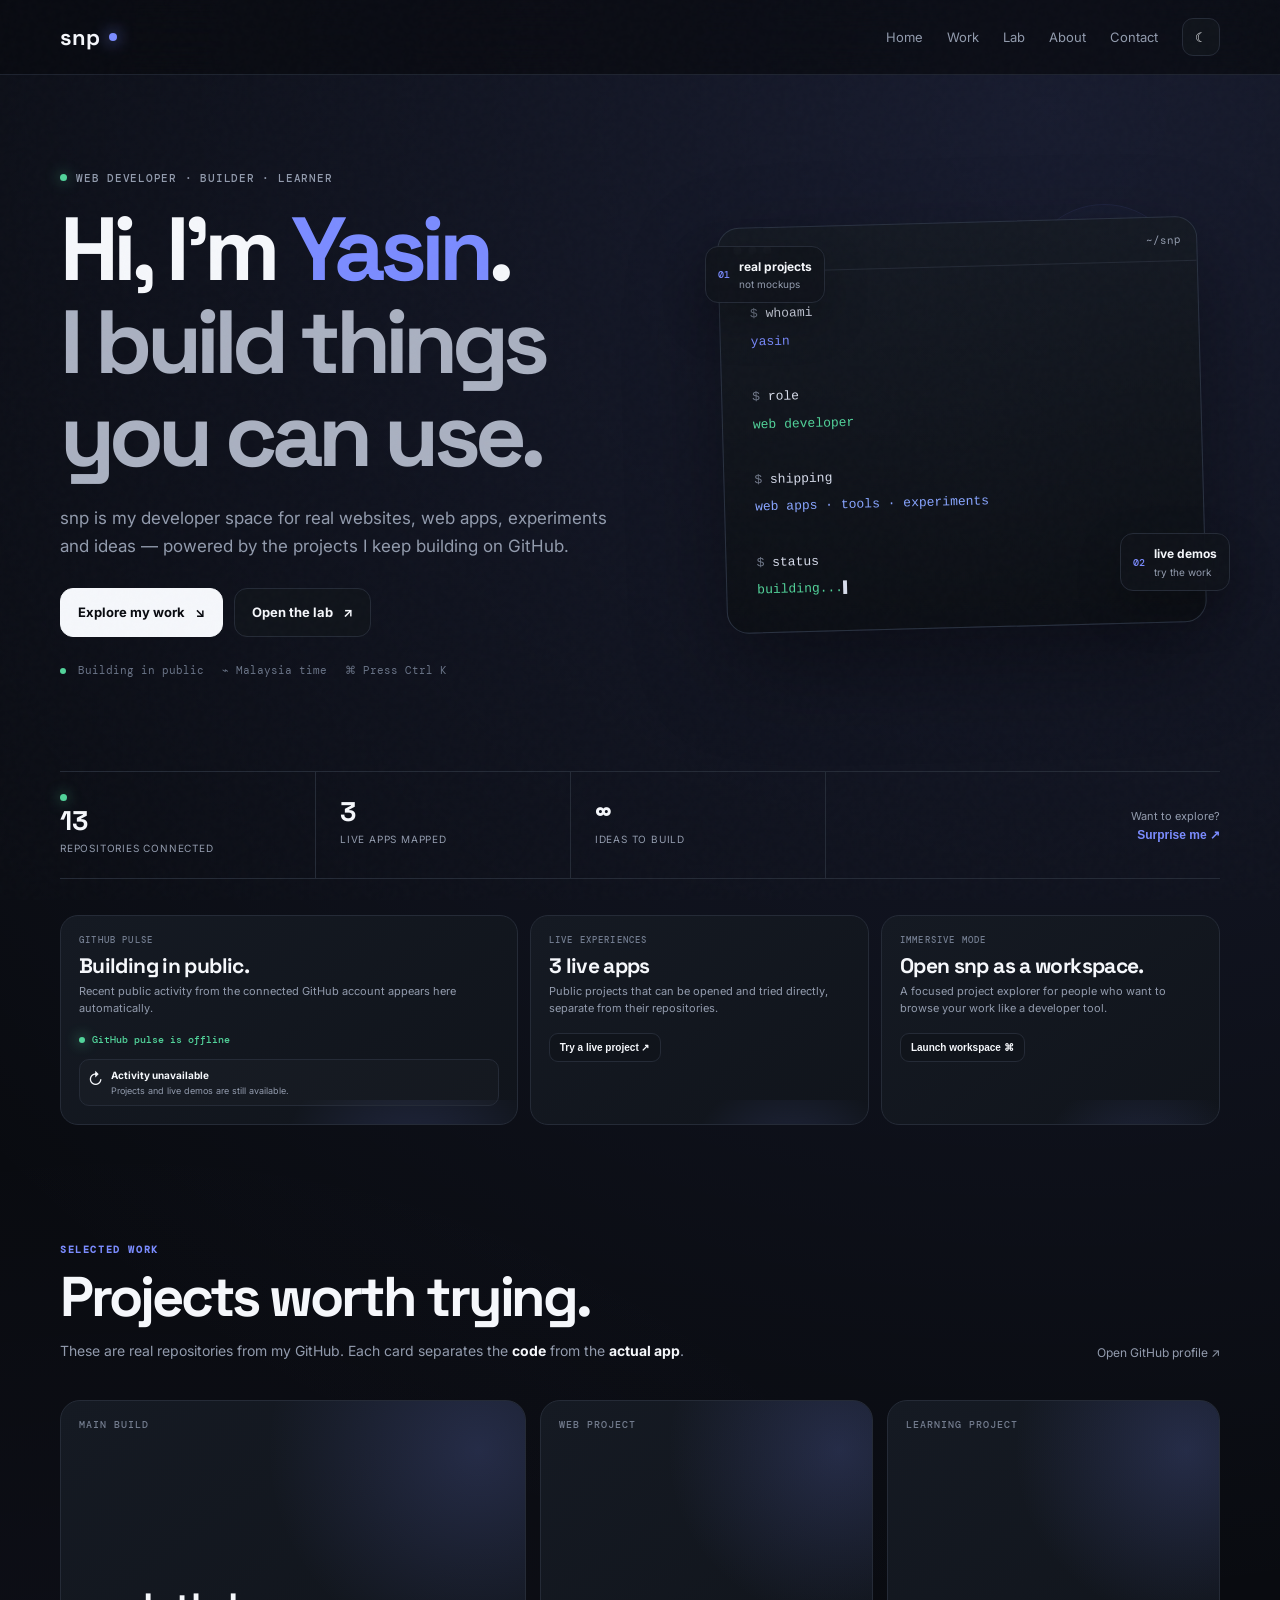
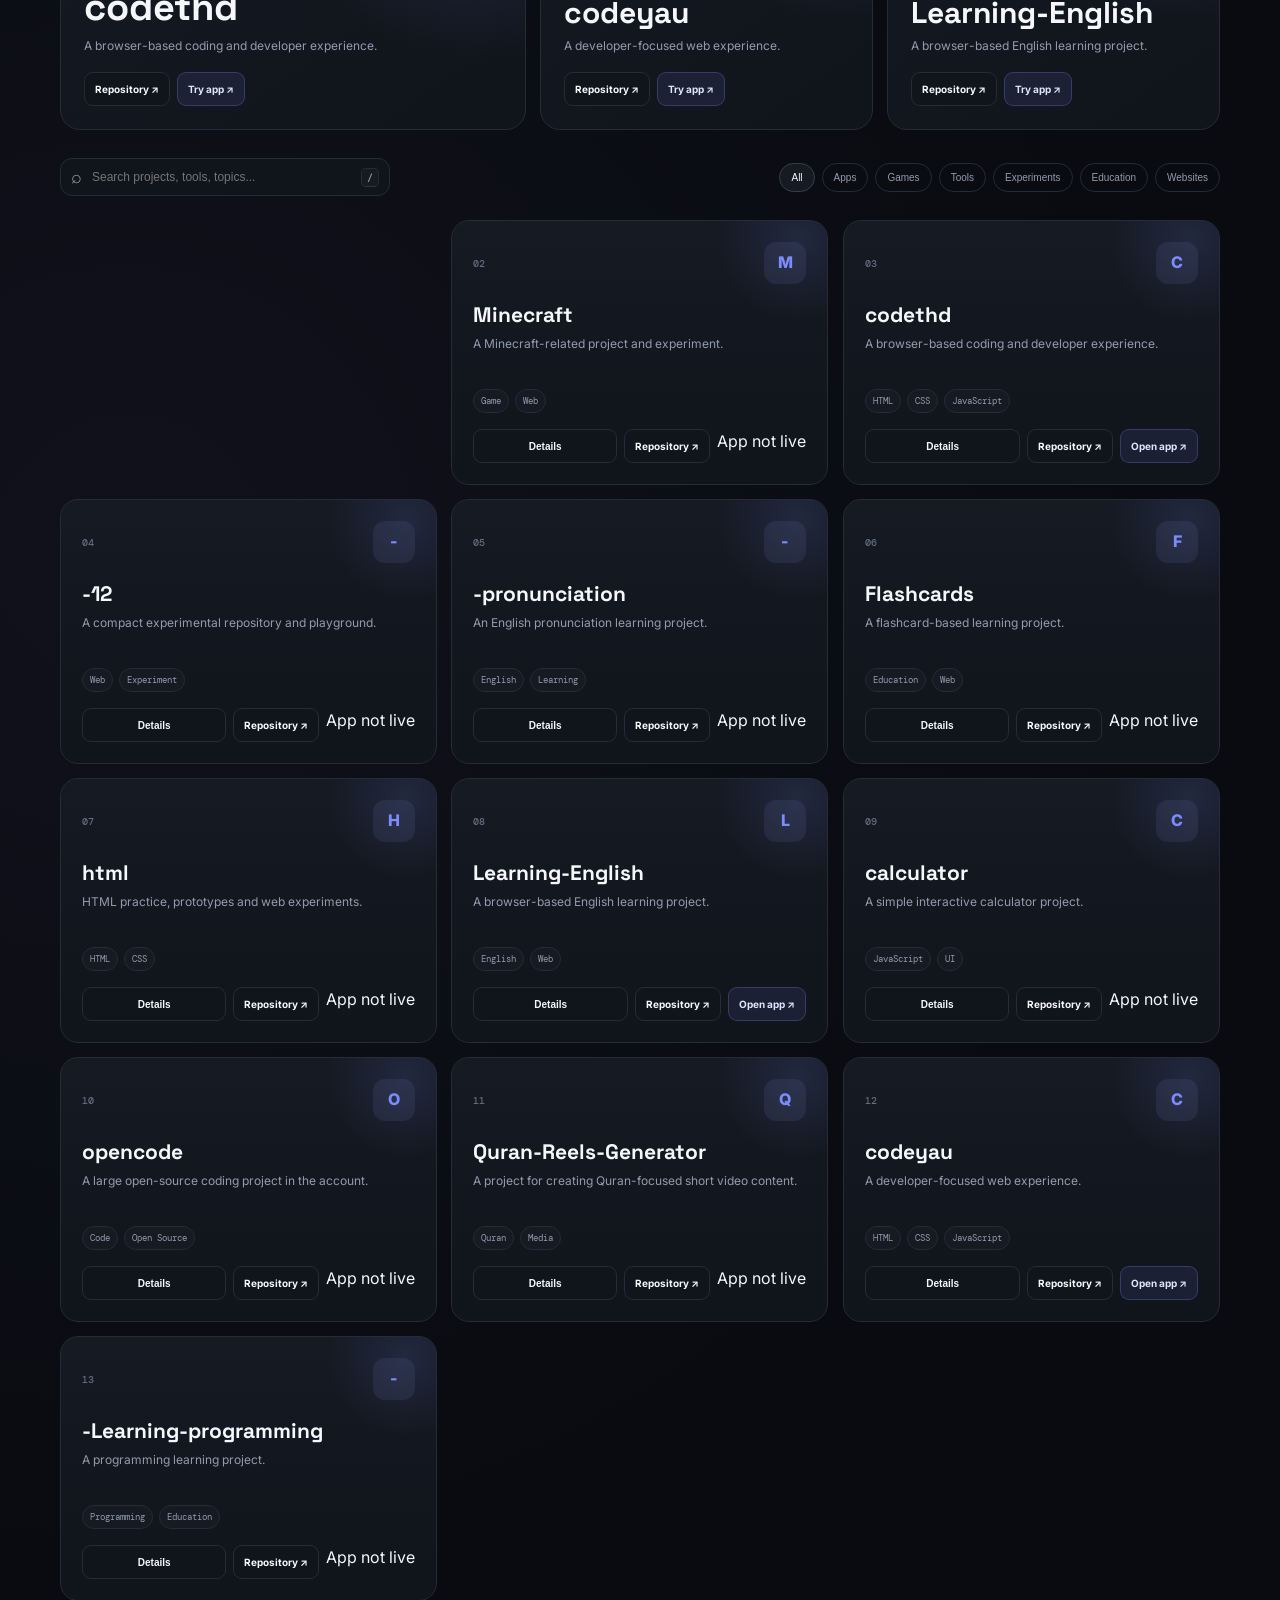
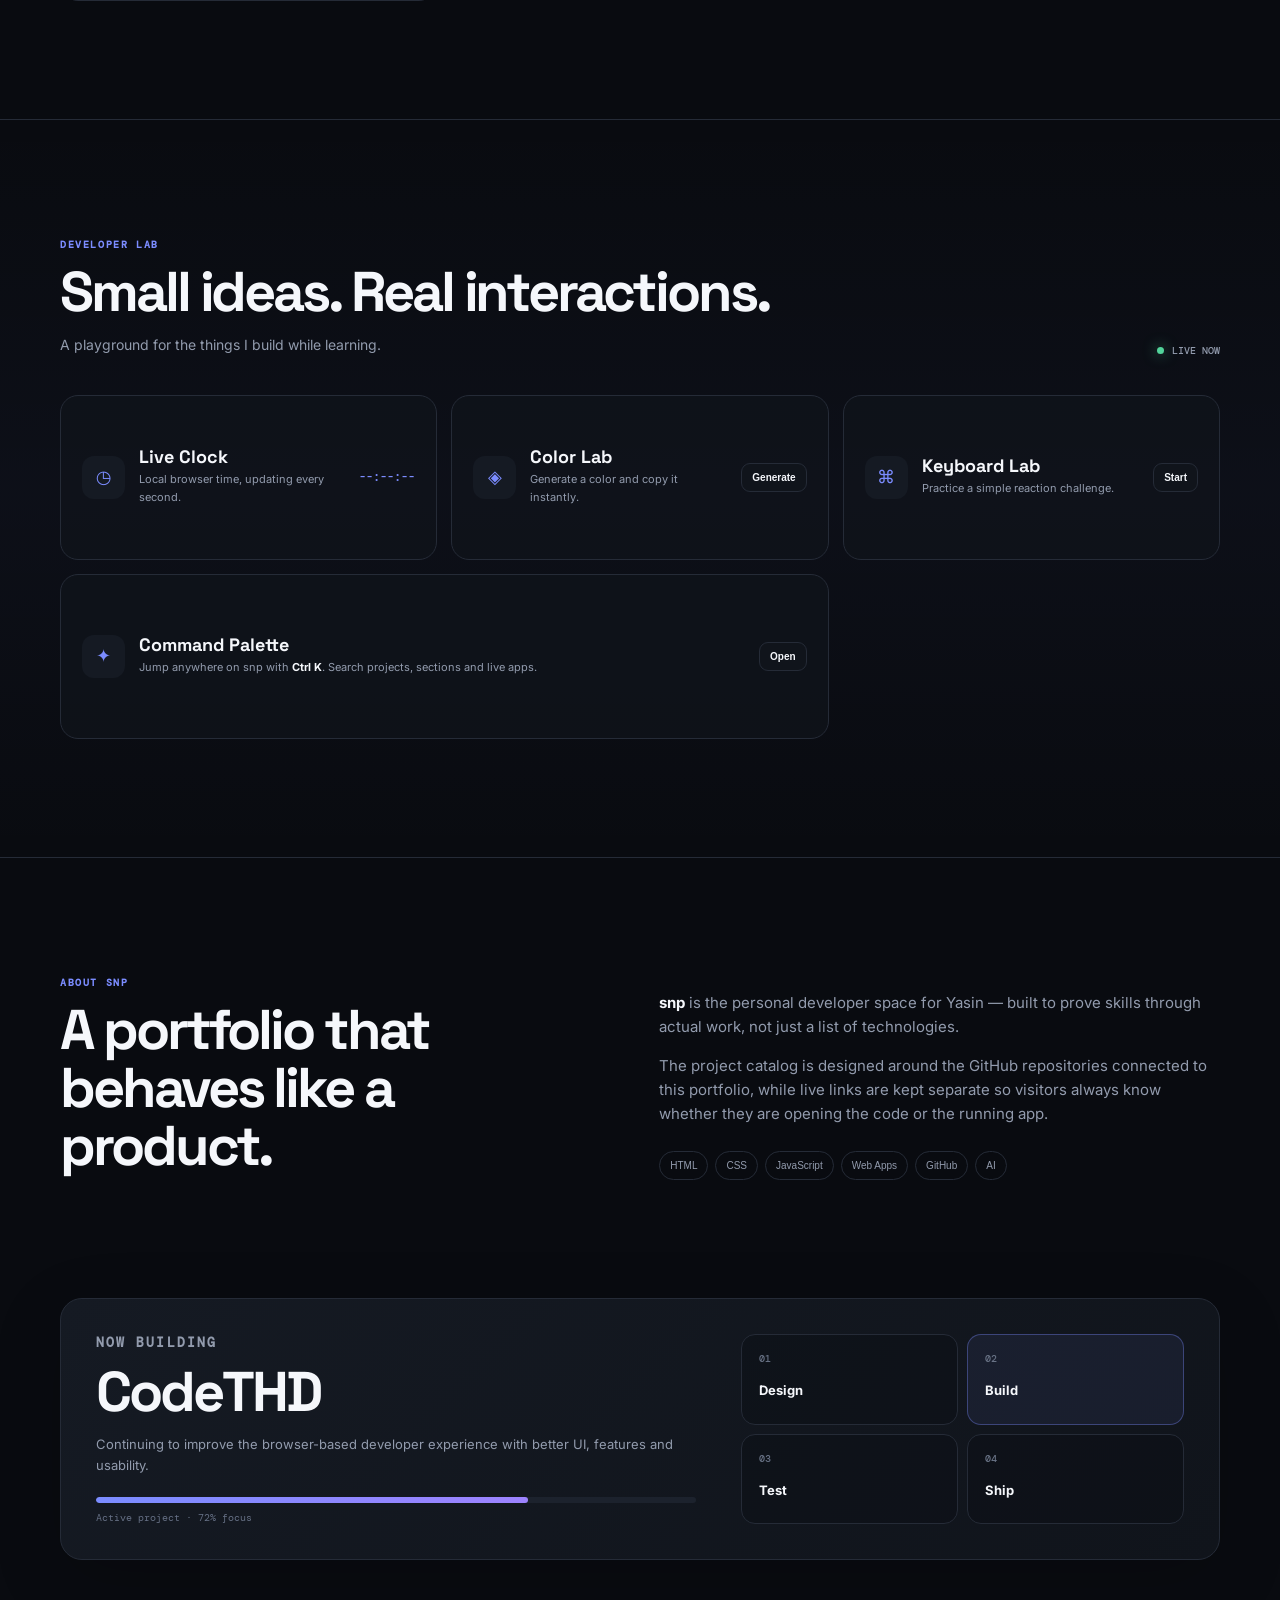
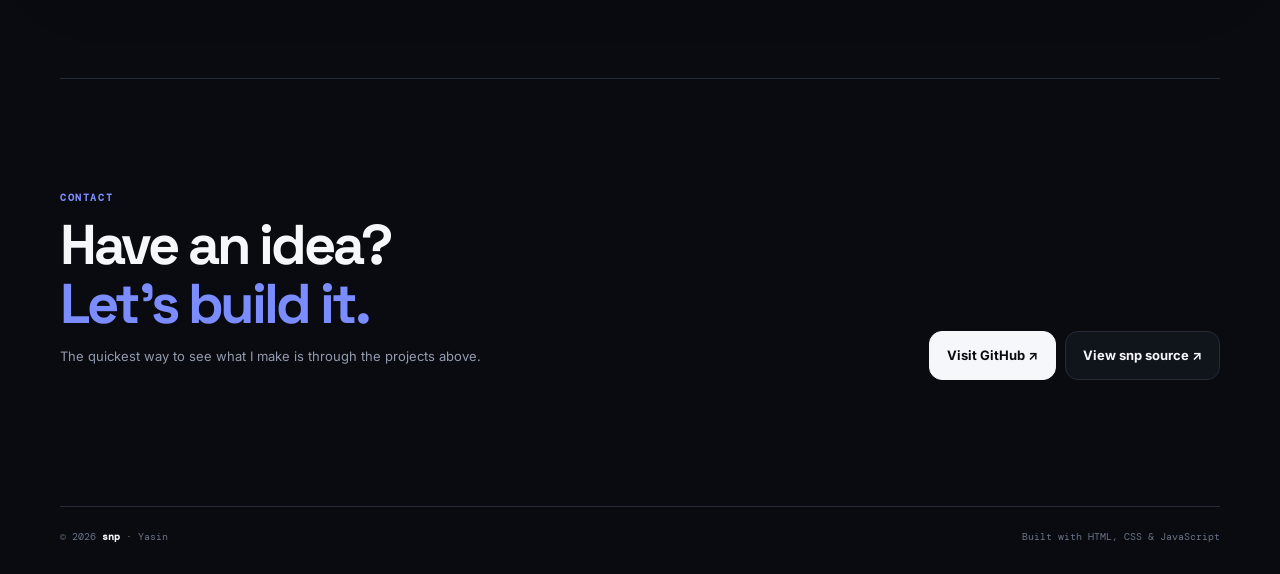
<file: index.html>
<!doctype html>
<html lang="en">
<head>
  <meta charset="UTF-8">
  <meta name="viewport" content="width=device-width, initial-scale=1.0">
  <meta name="description" content="snp — Yasin's interactive developer portfolio, projects, experiments and web apps.">
  <meta name="theme-color" content="#090b10">
  <meta property="og:title" content="snp — Yasin's Developer Portfolio">
  <meta property="og:description" content="Explore real projects, live apps and developer experiments by Yasin.">
  <meta property="og:type" content="website">
  <title>snp — Yasin / Web Developer</title>
  <link rel="icon" href="data:image/svg+xml,%3Csvg xmlns='http://www.w3.org/2000/svg' viewBox='0 0 64 64'%3E%3Crect width='64' height='64' rx='18' fill='%23090b10'/%3E%3Ctext x='32' y='40' font-size='24' font-family='Arial' font-weight='700' text-anchor='middle' fill='%237b8cff'%3Esnp%3C/text%3E%3C/svg%3E">
  <link rel="manifest" href="manifest.webmanifest">
  <link rel="stylesheet" href="styles.css">
  <link rel="stylesheet" href="enhancements.css">
</head>
<body>
  <div class="scroll-progress" id="scrollProgress"></div>
  <div class="noise" aria-hidden="true"></div>

  <header class="nav-wrap">
    <nav class="nav container">
      <a class="brand" href="#home" aria-label="snp home"><span>snp</span><i></i></a>
      <div class="nav-actions">
        <button class="command-trigger" id="commandTrigger" aria-label="Open command palette"><kbd>Ctrl</kbd><span>K</span></button>
        <button class="menu-btn" id="menuBtn" aria-label="Open navigation" aria-expanded="false"><span></span><span></span></button>
      </div>
      <div class="nav-links" id="navLinks">
        <a href="#home">Home</a><a href="#work">Work</a><a href="#lab">Lab</a><a href="#about">About</a><a href="#contact">Contact</a>
        <button class="theme-btn" id="themeBtn" aria-label="Toggle theme">☾</button>
      </div>
    </nav>
  </header>

  <main>
    <section class="hero container" id="home">
      <div class="hero-copy">
        <div class="eyebrow"><span class="dot"></span><span>web developer · builder · learner</span></div>
        <h1>Hi, I'm <span>Yasin</span>.<br><em>I build things you can use.</em></h1>
        <p class="hero-text">snp is my developer space for real websites, web apps, experiments and ideas — powered by the projects I keep building on GitHub.</p>
        <div class="hero-actions">
          <a class="btn primary" href="#work">Explore my work <span>↘</span></a>
          <a class="btn ghost" href="#lab">Open the lab <span>↗</span></a>
        </div>
        <div class="hero-meta"><span><i></i> Building in public</span><span>⌁ Malaysia time</span><span>⌘ Press Ctrl K</span></div>
      </div>
      <div class="hero-stage" aria-label="Interactive developer workspace">
        <div class="orb orb-a"></div><div class="orb orb-b"></div>
        <div class="window-card terminal-card">
          <div class="window-bar"><span></span><span></span><span></span><b>~/snp</b></div>
          <pre><code><span class="muted">$</span> whoami
<span class="accent">yasin</span>

<span class="muted">$</span> role
<span class="green">web developer</span>

<span class="muted">$</span> shipping
<span class="blue">web apps · tools · experiments</span>

<span class="muted">$</span> status
<span class="green">building...</span><span class="cursor">▌</span></code></pre>
        </div>
        <div class="floating-note note-one"><span>01</span><b>real projects</b><small>not mockups</small></div>
        <div class="floating-note note-two"><span>02</span><b>live demos</b><small>try the work</small></div>
      </div>
    </section>

    <section class="signal-strip container" aria-label="Portfolio highlights">
      <div><span class="signal-dot"></span><b id="projectCount">0</b><small>repositories connected</small></div>
      <div><b id="liveCount">0</b><small>live apps mapped</small></div>
      <div><b>∞</b><small>ideas to build</small></div>
      <div class="signal-cta"><span>Want to explore?</span><button id="randomProjectBtn">Surprise me ↗</button></div>
    </section>

    <section class="section container" id="work">
      <div class="section-head">
        <div><p class="kicker">SELECTED WORK</p><h2>Projects worth trying.</h2><p class="section-intro">These are real repositories from my GitHub. Each card separates the <strong>code</strong> from the <strong>actual app</strong>.</p></div>
        <a class="text-link" href="https://github.com/yasinaa2026-hash" target="_blank" rel="noreferrer">Open GitHub profile ↗</a>
      </div>

      <div class="spotlight-grid" id="spotlightGrid"></div>

      <div class="project-toolbar">
        <div class="search-box"><span>⌕</span><input id="search" type="search" placeholder="Search projects, tools, topics..." aria-label="Search projects"><kbd>/</kbd></div>
        <div class="filters" id="filters"></div>
      </div>
      <div class="project-grid" id="projectGrid"></div>
      <div class="empty-state" id="emptyState" hidden><div class="empty-icon">∅</div><h3>No project found</h3><p>Try another search or category.</p><button class="small-btn" id="clearSearch">Clear filters</button></div>
    </section>

    <section class="section lab-section" id="lab">
      <div class="container">
        <div class="section-head"><div><p class="kicker">DEVELOPER LAB</p><h2>Small ideas. Real interactions.</h2><p class="section-intro">A playground for the things I build while learning.</p></div><span class="lab-status"><i></i> live now</span></div>
        <div class="lab-grid">
          <article class="lab-card"><span class="lab-icon">◷</span><div><h3>Live Clock</h3><p>Local browser time, updating every second.</p></div><strong id="liveClock">--:--:--</strong></article>
          <article class="lab-card"><span class="lab-icon">◈</span><div><h3>Color Lab</h3><p>Generate a color and copy it instantly.</p></div><button class="small-btn" id="paletteBtn">Generate</button></article>
          <article class="lab-card"><span class="lab-icon">⌘</span><div><h3>Keyboard Lab</h3><p>Practice a simple reaction challenge.</p></div><button class="small-btn" id="reactionBtn">Start</button></article>
          <article class="lab-card wide"><span class="lab-icon">✦</span><div><h3>Command Palette</h3><p>Jump anywhere on snp with <b>Ctrl K</b>. Search projects, sections and live apps.</p></div><button class="small-btn" id="openPaletteFromLab">Open</button></article>
        </div>
      </div>
    </section>

    <section class="section container" id="about">
      <div class="about-grid">
        <div><p class="kicker">ABOUT SNP</p><h2>A portfolio that behaves like a product.</h2></div>
        <div class="about-copy">
          <p><strong>snp</strong> is the personal developer space for Yasin — built to prove skills through actual work, not just a list of technologies.</p>
          <p>The project catalog is designed around the GitHub repositories connected to this portfolio, while live links are kept separate so visitors always know whether they are opening the code or the running app.</p>
          <div class="tech-row"><button data-skill="HTML">HTML</button><button data-skill="CSS">CSS</button><button data-skill="JavaScript">JavaScript</button><button data-skill="Web Apps">Web Apps</button><button data-skill="GitHub">GitHub</button><button data-skill="AI">AI</button></div>
        </div>
      </div>
    </section>

    <section class="now-building container">
      <div class="now-grid">
        <div><p class="kicker">NOW BUILDING</p><h2>CodeTHD</h2><p>Continuing to improve the browser-based developer experience with better UI, features and usability.</p><div class="progress-track"><span style="width:72%"></span></div><small>Active project · 72% focus</small></div>
        <div class="build-board"><div><span>01</span><b>Design</b></div><div class="active"><span>02</span><b>Build</b></div><div><span>03</span><b>Test</b></div><div><span>04</span><b>Ship</b></div></div>
      </div>
    </section>

    <section class="contact container" id="contact">
      <div><p class="kicker">CONTACT</p><h2>Have an idea?<br><span>Let's build it.</span></h2><p class="contact-copy">The quickest way to see what I make is through the projects above.</p></div>
      <div class="contact-actions"><a class="btn primary" href="https://github.com/yasinaa2026-hash" target="_blank" rel="noreferrer">Visit GitHub ↗</a><a class="btn ghost" href="https://github.com/yasinaa2026-hash/snp" target="_blank" rel="noreferrer">View snp source ↗</a></div>
    </section>
  </main>

  <footer class="footer container"><span>© 2026 <strong>snp</strong> · Yasin</span><span>Built with HTML, CSS & JavaScript</span></footer>

  <dialog id="projectDialog"><button class="dialog-close" id="dialogClose" aria-label="Close">×</button><div id="dialogContent"></div></dialog>
  <dialog class="command-dialog" id="commandDialog"><div class="command-head"><span>⌘</span><input id="commandSearch" placeholder="Type a command..." aria-label="Command search"><kbd>ESC</kbd></div><div class="command-list" id="commandList"></div></dialog>
  <div class="toast" id="toast" role="status" aria-live="polite"></div>
  <script src="script.js"></script>
  <script src="enhancements.js"></script>
</body>
</html>
</file>
<file: styles.css>
@import url('https://fonts.googleapis.com/css2?family=DM+Mono:wght@400;500&family=Inter:wght@400;500;600;700;800&family=Space+Grotesk:wght@500;600;700&display=swap');
:root{--bg:#090b10;--panel:#10141b;--panel2:#151a23;--text:#f5f7fb;--muted:#929bad;--line:#252b37;--accent:#7b8cff;--accent2:#9d83ff;--green:#52d39a;--max:1160px}*{box-sizing:border-box}html{scroll-behavior:smooth}body{margin:0;background:radial-gradient(circle at 82% 2%,rgba(123,140,255,.13),transparent 28%),radial-gradient(circle at 10% 40%,rgba(157,131,255,.05),transparent 30%),var(--bg);color:var(--text);font-family:Inter,system-ui,sans-serif;line-height:1.6;overflow-x:hidden}.container{width:min(var(--max),calc(100% - 40px));margin:auto}.noise{position:fixed;inset:0;pointer-events:none;opacity:.018;background-image:url("data:image/svg+xml,%3Csvg viewBox='0 0 180 180' xmlns='http://www.w3.org/2000/svg'%3E%3Cfilter id='n'%3E%3CfeTurbulence type='fractalNoise' baseFrequency='.8' numOctaves='3' stitchTiles='stitch'/%3E%3C/filter%3E%3Crect width='100%25' height='100%25' filter='url(%23n)'/%3E%3C/svg%3E");z-index:30}.scroll-progress{position:fixed;top:0;left:0;width:0;height:3px;background:linear-gradient(90deg,var(--accent),var(--accent2));z-index:50;box-shadow:0 0 16px rgba(123,140,255,.65)}.nav-wrap{position:sticky;top:0;z-index:25;background:rgba(9,11,16,.72);backdrop-filter:blur(18px);border-bottom:1px solid rgba(37,43,55,.8)}.nav{height:74px;display:flex;align-items:center;justify-content:space-between}.brand{display:flex;align-items:center;gap:9px;color:var(--text);text-decoration:none;font:700 22px 'Space Grotesk'}.brand i{width:8px;height:8px;border-radius:50%;background:var(--accent);box-shadow:0 0 16px var(--accent)}.nav-links{display:flex;align-items:center;gap:24px}.nav-links a{font-size:13px;color:var(--muted);text-decoration:none;transition:.2s}.nav-links a:hover{color:var(--text)}.nav-actions{display:none}.theme-btn,.menu-btn,.command-trigger{border:1px solid var(--line);background:var(--panel);color:var(--text);border-radius:11px;cursor:pointer}.theme-btn{width:38px;height:38px}.command-trigger{display:flex;align-items:center;gap:5px;padding:7px 9px;font:500 11px 'DM Mono';color:var(--muted)}.command-trigger kbd,.search-box kbd,.command-head kbd{border:1px solid var(--line);border-bottom-color:#333;background:var(--panel2);padding:2px 5px;border-radius:5px;font:500 10px 'DM Mono';color:var(--muted)}.menu-btn{width:42px;height:42px}.menu-btn span{display:block;width:17px;height:2px;background:var(--text);margin:5px auto}.hero{min-height:690px;display:grid;grid-template-columns:1.06fr .94fr;align-items:center;gap:64px;padding:82px 0 72px}.eyebrow{display:flex;align-items:center;gap:9px;color:var(--muted);font:500 11px 'DM Mono';letter-spacing:.07em;text-transform:uppercase}.dot,.lab-status i,.signal-dot{width:7px;height:7px;border-radius:50%;background:var(--green);box-shadow:0 0 14px rgba(82,211,154,.7)}h1,h2,h3{font-family:'Space Grotesk';line-height:1.04;margin:0}h1{font-size:clamp(52px,7vw,92px);letter-spacing:-.065em;margin:18px 0 23px}h1 span{color:var(--accent)}h1 em{font-style:normal;color:#aab1c1}.hero-text{max-width:670px;color:var(--muted);font-size:17px}.hero-actions{display:flex;gap:11px;margin-top:28px}.btn{display:inline-flex;align-items:center;gap:10px;padding:13px 17px;border-radius:13px;text-decoration:none;font-size:13px;font-weight:700;border:1px solid var(--line);transition:transform .2s,border-color .2s,background .2s}.btn.primary{background:var(--text);color:var(--bg);border-color:var(--text)}.btn.ghost{color:var(--text);background:var(--panel)}.btn:hover{transform:translateY(-2px);border-color:#3a4355}.hero-meta{display:flex;gap:18px;flex-wrap:wrap;margin-top:25px;color:#697386;font-size:11px;font-family:'DM Mono'}.hero-meta i{display:inline-block;width:6px;height:6px;background:var(--green);border-radius:50%;margin-right:5px}.hero-stage{position:relative;min-height:460px;display:grid;place-items:center}.hero-stage:before{content:"";position:absolute;inset:12% 4%;background:radial-gradient(circle,rgba(123,140,255,.18),transparent 64%);filter:blur(18px)}.orb{position:absolute;border-radius:50%;opacity:.55}.orb-a{width:160px;height:160px;right:7%;top:2%;border:1px solid rgba(123,140,255,.16);box-shadow:inset 0 0 70px rgba(123,140,255,.07)}.orb-b{width:95px;height:95px;left:8%;bottom:6%;border:1px solid rgba(157,131,255,.14);box-shadow:inset 0 0 50px rgba(157,131,255,.07)}.window-card{position:relative;width:min(480px,100%);border:1px solid #2a3240;background:linear-gradient(180deg,rgba(21,26,35,.96),rgba(12,15,21,.98));border-radius:22px;box-shadow:0 35px 90px rgba(0,0,0,.36);overflow:hidden;transform:rotate(-1.5deg)}.window-bar{height:44px;border-bottom:1px solid var(--line);display:flex;align-items:center;gap:7px;padding:0 15px;color:var(--muted);font:11px 'DM Mono'}.window-bar span{width:8px;height:8px;border-radius:50%;background:#515766}.window-bar b{margin-left:auto;font-weight:400}.window-card pre{padding:28px 30px;margin:0;font:13px/2.05 'DM Mono';color:#d7dceb}.muted{color:#6f7788}.accent{color:var(--accent)}.green{color:var(--green)}.blue{color:#88a5ff}.cursor{animation:blink 1s steps(1) infinite}@keyframes blink{50%{opacity:0}}.floating-note{position:absolute;background:rgba(16,20,27,.84);border:1px solid var(--line);backdrop-filter:blur(10px);border-radius:13px;padding:10px 12px;display:grid;grid-template-columns:auto 1fr;column-gap:9px;align-items:center;box-shadow:0 18px 45px rgba(0,0,0,.24);animation:float 4.8s ease-in-out infinite}.floating-note span{grid-row:span 2;font:500 10px 'DM Mono';color:var(--accent)}.floating-note b{font-size:12px}.floating-note small{font-size:10px;color:var(--muted)}.note-one{left:0;top:11%}.note-two{right:-2%;bottom:14%;animation-delay:-2.2s}@keyframes float{50%{transform:translateY(-8px)}}.signal-strip{display:grid;grid-template-columns:1fr 1fr 1fr 1.55fr;border-top:1px solid var(--line);border-bottom:1px solid var(--line);margin-top:6px}.signal-strip>div{padding:22px 0;display:flex;flex-direction:column;gap:2px}.signal-strip>div+div{border-left:1px solid var(--line);padding-left:24px}.signal-strip b{font:700 27px 'Space Grotesk'}.signal-strip small{color:var(--muted);font-size:10px;text-transform:uppercase;letter-spacing:.08em}.signal-strip .signal-cta{align-items:flex-end;justify-content:center}.signal-cta>span{color:var(--muted);font-size:11px}.signal-cta button{border:0;background:none;color:var(--accent);font-weight:700;cursor:pointer;padding:0;font-size:12px}.section{padding:118px 0}.section-head{display:flex;justify-content:space-between;align-items:end;gap:25px;margin-bottom:38px}.kicker{font:700 10px 'DM Mono';letter-spacing:.16em;color:var(--accent);margin:0 0 12px}.section-head h2,.about-grid h2,.contact h2,.now-grid h2{font-size:clamp(35px,5vw,56px);letter-spacing:-.055em}.section-intro{max-width:670px;color:var(--muted);font-size:14px;margin:13px 0 0}.section-intro strong{color:var(--text)}.text-link{color:var(--muted);text-decoration:none;font-size:12px;white-space:nowrap}.text-link:hover{color:var(--text)}.spotlight-grid{display:grid;grid-template-columns:1.4fr 1fr 1fr;gap:14px;margin-bottom:28px}.spotlight{position:relative;min-height:285px;padding:23px;border:1px solid var(--line);border-radius:20px;background:linear-gradient(145deg,var(--panel2),var(--panel));overflow:hidden;display:flex;flex-direction:column;justify-content:flex-end;transition:.3s}.spotlight:hover{transform:translateY(-5px);border-color:#3b4558}.spotlight:before{content:"";position:absolute;inset:0;background:radial-gradient(circle at 90% 15%,rgba(123,140,255,.18),transparent 42%)}.spotlight .label{position:absolute;top:17px;left:18px;color:#737c8e;font:500 10px 'DM Mono';text-transform:uppercase;letter-spacing:.1em}.spotlight h3{font-size:30px;position:relative}.spotlight p{color:var(--muted);font-size:12px;max-width:380px;position:relative;margin:8px 0 17px}.spotlight-actions{display:flex;gap:7px;position:relative}.spotlight:first-child{min-height:330px}.spotlight:first-child h3{font-size:38px}.project-toolbar{display:flex;align-items:center;justify-content:space-between;gap:14px;margin:6px 0 24px}.search-box{display:flex;align-items:center;gap:8px;width:330px;padding:0 10px;border:1px solid var(--line);background:var(--panel);border-radius:12px}.search-box>span{color:var(--muted);font-size:18px}.search-box input{flex:1;border:0;outline:0;background:transparent;color:var(--text);padding:11px 2px;font-size:12px}.filters{display:flex;gap:7px;flex-wrap:wrap;justify-content:flex-end}.filter{border:1px solid var(--line);background:transparent;color:var(--muted);padding:8px 11px;border-radius:999px;cursor:pointer;font-size:10px;transition:.2s}.filter:hover,.filter.active{background:var(--panel2);color:var(--text);border-color:#363e4d}.project-grid{display:grid;grid-template-columns:repeat(3,1fr);gap:14px}.project-card{position:relative;min-height:265px;padding:21px;border:1px solid var(--line);border-radius:18px;background:linear-gradient(180deg,var(--panel2),var(--panel));display:flex;flex-direction:column;overflow:hidden;transition:opacity .4s,transform .3s,border-color .25s}.project-card:before{content:"";position:absolute;right:-50px;top:-60px;width:160px;height:160px;border-radius:50%;background:radial-gradient(circle,rgba(123,140,255,.13),transparent 70%)}.project-card:hover{transform:translateY(-5px);border-color:#3a4457}.project-top{display:flex;justify-content:space-between;align-items:center}.repo-index{font:500 10px 'DM Mono';color:#636d80}.project-icon{width:42px;height:42px;display:grid;place-items:center;border-radius:12px;background:#202635;color:var(--accent);font-weight:800}.project-card h3{font-size:21px;margin:20px 0 8px}.project-card p{color:var(--muted);font-size:12px;margin:0 0 16px;flex:1}.tags{display:flex;flex-wrap:wrap;gap:6px}.tag{font:400 9px 'DM Mono';color:var(--muted);background:var(--panel2);border:1px solid var(--line);padding:5px 7px;border-radius:999px}.project-actions{display:flex;gap:7px;margin-top:16px;flex-wrap:wrap}.small-btn,.link-btn{border:1px solid var(--line);background:var(--panel);color:var(--text);border-radius:9px;padding:8px 10px;text-decoration:none;font-size:10px;font-weight:700;cursor:pointer;transition:.2s}.link-btn{flex:1;text-align:center}.small-btn:hover,.link-btn:hover{background:var(--panel2);border-color:#394456}.live-btn{color:#dfe4ff;background:rgba(123,140,255,.1);border-color:rgba(123,140,255,.26)}.app-off{opacity:.55;cursor:default}.empty-state{padding:70px 20px;text-align:center;border:1px dashed var(--line);border-radius:18px}.empty-icon{font:40px 'Space Grotesk';color:var(--muted)}.empty-state h3{font-size:24px;margin:10px 0}.empty-state p{color:var(--muted);font-size:12px}.lab-section{background:linear-gradient(180deg,transparent,rgba(123,140,255,.035),transparent);border-top:1px solid var(--line);border-bottom:1px solid var(--line)}.lab-grid{display:grid;grid-template-columns:repeat(3,1fr);gap:14px}.lab-card{min-height:165px;padding:21px;border:1px solid var(--line);border-radius:18px;background:rgba(16,20,27,.72);display:grid;grid-template-columns:auto 1fr auto;align-items:center;gap:14px}.lab-card.wide{grid-column:span 2}.lab-icon{width:43px;height:43px;border-radius:12px;background:var(--panel2);display:grid;place-items:center;color:var(--accent);font-size:18px}.lab-card h3{font-size:18px}.lab-card p{font-size:11px;color:var(--muted);margin:5px 0 0}.lab-card p b{color:var(--text)}.lab-card>strong{font:500 12px 'DM Mono';color:var(--accent)}.lab-status{display:flex;gap:8px;align-items:center;color:var(--muted);font:500 10px 'DM Mono';text-transform:uppercase}.about-grid{display:grid;grid-template-columns:1fr 1.08fr;gap:80px}.about-copy p{color:var(--muted);font-size:15px}.about-copy strong{color:var(--text)}.tech-row{display:flex;flex-wrap:wrap;gap:7px;margin-top:25px}.tech-row button{border:1px solid var(--line);background:transparent;color:var(--muted);padding:8px 10px;border-radius:999px;font-size:10px;cursor:pointer}.tech-row button:hover{color:var(--text);background:var(--panel2)}.now-building{margin-bottom:118px}.now-grid{display:grid;grid-template-columns:1.15fr .85fr;gap:45px;padding:35px;border:1px solid var(--line);border-radius:22px;background:linear-gradient(135deg,var(--panel2),var(--panel));box-shadow:0 20px 70px rgba(0,0,0,.16)}.now-grid h2{margin:4px 0 12px}.now-grid p{max-width:630px;color:var(--muted);font-size:13px}.progress-track{height:6px;background:#1c222d;border-radius:99px;overflow:hidden;margin-top:22px}.progress-track span{display:block;height:100%;background:linear-gradient(90deg,var(--accent),var(--accent2));border-radius:99px}.now-grid small{display:block;color:#667085;margin-top:8px;font:10px 'DM Mono'}.build-board{display:grid;grid-template-columns:1fr 1fr;gap:9px}.build-board div{border:1px solid var(--line);border-radius:14px;padding:17px;background:rgba(9,11,16,.32)}.build-board span{display:block;color:#697386;font:500 10px 'DM Mono';margin-bottom:12px}.build-board b{font-size:13px}.build-board .active{border-color:rgba(123,140,255,.36);background:rgba(123,140,255,.08)}.contact{padding:112px 0 126px;border-top:1px solid var(--line);display:flex;justify-content:space-between;align-items:end;gap:40px}.contact h2 span{color:var(--accent)}.contact-copy{color:var(--muted);max-width:450px;font-size:13px}.contact-actions{display:flex;gap:9px;flex-wrap:wrap}.footer{border-top:1px solid var(--line);padding:23px 0 31px;display:flex;justify-content:space-between;color:#697386;font:10px 'DM Mono'}.footer strong{color:var(--text)}dialog{width:min(720px,calc(100% - 32px));background:var(--panel);color:var(--text);border:1px solid var(--line);border-radius:20px;padding:30px;box-shadow:0 30px 100px rgba(0,0,0,.48)}dialog::backdrop{background:rgba(0,0,0,.7);backdrop-filter:blur(5px)}.dialog-close{position:absolute;right:17px;top:12px;background:none;border:0;color:var(--muted);font-size:27px;cursor:pointer}.dialog-title{font:700 38px 'Space Grotesk';letter-spacing:-.05em;margin-bottom:10px}.dialog-copy{color:var(--muted);font-size:13px;line-height:1.8}.command-dialog{width:min(600px,calc(100% - 30px));padding:0;overflow:hidden}.command-head{display:flex;align-items:center;gap:10px;padding:14px;border-bottom:1px solid var(--line)}.command-head>span{color:var(--accent);font-size:18px}.command-head input{flex:1;background:transparent;color:var(--text);border:0;outline:0;font-size:13px}.command-list{padding:8px;max-height:390px;overflow:auto}.command-item{display:flex;align-items:center;justify-content:space-between;width:100%;border:0;background:transparent;color:var(--text);padding:12px;border-radius:11px;text-align:left;cursor:pointer}.command-item:hover,.command-item.active{background:var(--panel2)}.command-item small{color:var(--muted);font-size:10px}.toast{position:fixed;left:50%;bottom:24px;transform:translate(-50%,20px);opacity:0;pointer-events:none;background:var(--text);color:var(--bg);padding:10px 14px;border-radius:10px;font-size:11px;font-weight:700;z-index:60;transition:.25s}.toast.show{opacity:1;transform:translate(-50%,0)}.light{--bg:#f4f6fa;--panel:#fff;--panel2:#eef1f7;--text:#0e1118;--muted:#667085;--line:#dce2ec;--accent:#5868ed;--accent2:#765de5}.light .nav-wrap{background:rgba(244,246,250,.75)}.light .window-card{background:linear-gradient(180deg,#fff,#f7f8fb);box-shadow:0 30px 70px rgba(35,45,70,.12)}.light .floating-note{background:rgba(255,255,255,.85)}.light .progress-track{background:#e1e5ee}@media(max-width:950px){.hero{grid-template-columns:1fr;gap:35px}.hero-stage{min-height:400px}.spotlight-grid{grid-template-columns:1fr 1fr}.spotlight:first-child{grid-column:span 2}.project-grid{grid-template-columns:repeat(2,1fr)}.about-grid,.now-grid{grid-template-columns:1fr;gap:30px}.lab-grid{grid-template-columns:1fr 1fr}.lab-card.wide{grid-column:span 2}}@media(max-width:680px){.container{width:min(var(--max),calc(100% - 28px))}.nav-links{display:none;position:absolute;top:74px;left:14px;right:14px;padding:12px;flex-direction:column;align-items:stretch;background:var(--panel);border:1px solid var(--line);border-radius:16px;box-shadow:0 20px 60px rgba(0,0,0,.25)}.nav-links.open{display:flex}.theme-btn{width:100%}.nav-actions{display:flex;align-items:center;gap:8px}.menu-btn{display:block}.command-trigger{display:flex}.hero{padding:66px 0 55px;min-height:auto}.hero-actions{flex-wrap:wrap}.hero-meta{gap:11px}.hero-stage{min-height:350px}.note-one{left:-3%;top:7%}.note-two{right:-3%;bottom:8%}.window-card{transform:none}.signal-strip{grid-template-columns:1fr 1fr}.signal-strip>div+div{border-left:1px solid var(--line);padding-left:15px}.signal-strip>div:nth-child(3){border-top:1px solid var(--line);padding-left:0}.signal-strip>div:nth-child(4){border-top:1px solid var(--line)}.signal-strip .signal-cta{align-items:flex-start}.section{padding:82px 0}.section-head{align-items:start;flex-direction:column}.project-toolbar{flex-direction:column;align-items:stretch}.search-box{width:100%}.filters{justify-content:flex-start}.spotlight-grid{grid-template-columns:1fr}.spotlight:first-child{grid-column:auto}.project-grid{grid-template-columns:1fr}.lab-grid{grid-template-columns:1fr}.lab-card.wide{grid-column:auto}.contact{flex-direction:column;align-items:start;padding:82px 0}.footer{flex-direction:column;gap:8px}.now-building{margin-bottom:82px}.now-grid{padding:24px}.build-board{grid-template-columns:1fr 1fr}.dialog-title{font-size:30px}}@media(prefers-reduced-motion:reduce){html{scroll-behavior:auto}*,*:before,*:after{animation:none!important;transition:none!important}}
</file>
<file: enhancements.css>
/* snp 2.0 visual layer: interaction, activity, live previews and polish */
.spx-section{margin-top:18px;padding:18px 0 0}
.spx-grid{display:grid;grid-template-columns:1.35fr 1fr 1fr;gap:12px}
.spx-card{position:relative;min-height:145px;padding:18px;border:1px solid var(--line);border-radius:18px;background:linear-gradient(145deg,var(--panel2),var(--panel));overflow:hidden;transition:transform .3s,border-color .25s,box-shadow .3s}
.spx-card:before{content:"";position:absolute;inset:auto -20% -65% 35%;height:160px;background:radial-gradient(circle,rgba(123,140,255,.18),transparent 66%);pointer-events:none}
.spx-card:hover{border-color:#3d4657;box-shadow:0 18px 45px rgba(0,0,0,.18);transform:translateY(-4px)}
.spx-label{display:block;color:#737d90;font:500 9px 'DM Mono';letter-spacing:.13em;text-transform:uppercase;margin-bottom:9px}
.spx-card h3{font-size:21px;letter-spacing:-.03em;margin-bottom:6px;position:relative}
.spx-card p{margin:0;color:var(--muted);font-size:11px;position:relative}
.spx-pulse{display:flex;align-items:center;gap:7px;color:var(--green);font:500 10px 'DM Mono';margin-top:15px;position:relative}
.spx-pulse i{width:6px;height:6px;border-radius:50%;background:currentColor;box-shadow:0 0 13px currentColor}
.spx-events{display:grid;gap:7px;margin-top:13px;max-height:106px;overflow:auto;position:relative}
.spx-event{display:flex;gap:8px;align-items:flex-start;padding:7px 8px;border:1px solid var(--line);background:rgba(255,255,255,.015);border-radius:10px}
.spx-event b{display:block;font-size:10px;font-weight:700}
.spx-event small{display:block;color:var(--muted);font-size:9px;margin-top:1px;white-space:nowrap;overflow:hidden;text-overflow:ellipsis;max-width:190px}
.spx-event time{margin-left:auto;color:#657083;font:500 8px 'DM Mono';white-space:nowrap}
.spx-focus-btn{margin-top:15px;border:1px solid var(--line);background:var(--panel);color:var(--text);border-radius:9px;padding:8px 10px;font-size:10px;font-weight:700;cursor:pointer;position:relative;z-index:1}
.spx-focus-btn:hover{background:var(--panel2)}

.snp-cursor-dot,.snp-cursor-ring{position:fixed;left:0;top:0;pointer-events:none;z-index:100;opacity:0;mix-blend-mode:difference}
.snp-cursor-dot{width:6px;height:6px;border-radius:50%;background:#fff;transform:translate(-50%,-50%)}
.snp-cursor-ring{width:28px;height:28px;border:1px solid rgba(255,255,255,.8);border-radius:50%;transform:translate(-50%,-50%);transition:width .18s,height .18s,border-color .18s,opacity .18s}
.snp-cursor-active .snp-cursor-ring{width:42px;height:42px;border-color:rgba(255,255,255,.35)}
@media(pointer:fine){body.snp-cursor-on{cursor:none}body.snp-cursor-on a,body.snp-cursor-on button,input{cursor:none}}

.project-card,.spotlight{transform:translateY(0) rotateX(var(--rx,0deg)) rotateY(var(--ry,0deg));transform-style:preserve-3d;will-change:transform}
.project-card:hover,.spotlight:hover{transform:translateY(-5px) rotateX(var(--rx,0deg)) rotateY(var(--ry,0deg))}

.snp-preview{margin-top:20px;border:1px solid var(--line);border-radius:16px;overflow:hidden;background:#080a0e}
.snp-preview-head{height:38px;display:flex;align-items:center;gap:10px;padding:0 11px;border-bottom:1px solid var(--line);font:500 9px 'DM Mono';color:#70798b}
.snp-preview-head strong{margin-left:auto;color:var(--green);font-weight:500}
.snp-preview-frame{display:block;width:100%;height:280px;border:0;background:#fff}
.snp-preview-note{padding:15px;color:var(--muted);font-size:11px}

.snp-focus-overlay{position:fixed;inset:0;z-index:80;background:rgba(5,7,11,.82);backdrop-filter:blur(9px);opacity:0;pointer-events:none;transition:.3s}
.snp-focus-overlay.open{opacity:1;pointer-events:auto}
.snp-focus-panel{position:absolute;inset:7% 5%;border:1px solid var(--line);border-radius:24px;background:linear-gradient(145deg,#111622,#0b0f16);box-shadow:0 40px 120px rgba(0,0,0,.5);overflow:hidden;display:grid;grid-template-columns:220px 1fr}
.snp-focus-side{padding:22px;border-right:1px solid var(--line)}
.snp-focus-side h3{font-size:22px;margin-bottom:18px}
.snp-focus-nav{display:grid;gap:7px}
.snp-focus-nav button{width:100%;text-align:left;border:1px solid transparent;background:transparent;color:var(--muted);padding:9px 10px;border-radius:9px;cursor:pointer;font-size:11px}
.snp-focus-nav button:hover,.snp-focus-nav button.active{background:var(--panel2);color:var(--text);border-color:var(--line)}
.snp-focus-main{padding:24px;overflow:auto}
.snp-focus-top{display:flex;align-items:center;justify-content:space-between;margin-bottom:18px}
.snp-focus-top span{color:var(--muted);font:500 9px 'DM Mono'}
.snp-focus-close{border:1px solid var(--line);background:var(--panel);color:var(--text);border-radius:9px;padding:7px 10px;cursor:pointer;font-size:10px}
.snp-focus-projects{display:grid;grid-template-columns:repeat(2,1fr);gap:12px}
.snp-focus-project{padding:16px;border:1px solid var(--line);background:var(--panel);border-radius:15px}
.snp-focus-project h4{font:700 19px 'Space Grotesk';margin:0 0 5px}
.snp-focus-project p{font-size:10px;color:var(--muted);margin:0 0 12px}
.snp-focus-project-actions{display:flex;gap:7px;flex-wrap:wrap}

@media(max-width:900px){.spx-grid{grid-template-columns:1fr 1fr}.spx-card:first-child{grid-column:span 2}.snp-focus-panel{inset:3% 2.5%;grid-template-columns:1fr}.snp-focus-side{display:none}.snp-focus-projects{grid-template-columns:1fr}}
@media(max-width:650px){.spx-grid{grid-template-columns:1fr}.spx-card:first-child{grid-column:auto}.spx-card{min-height:135px}.spx-events{max-height:92px}.snp-preview-frame{height:220px}}
@media(prefers-reduced-motion:reduce){.spx-card,.snp-cursor-ring,.project-card,.spotlight{transition:none!important;animation:none!important}.snp-focus-overlay{transition:none!important}}
</file>
